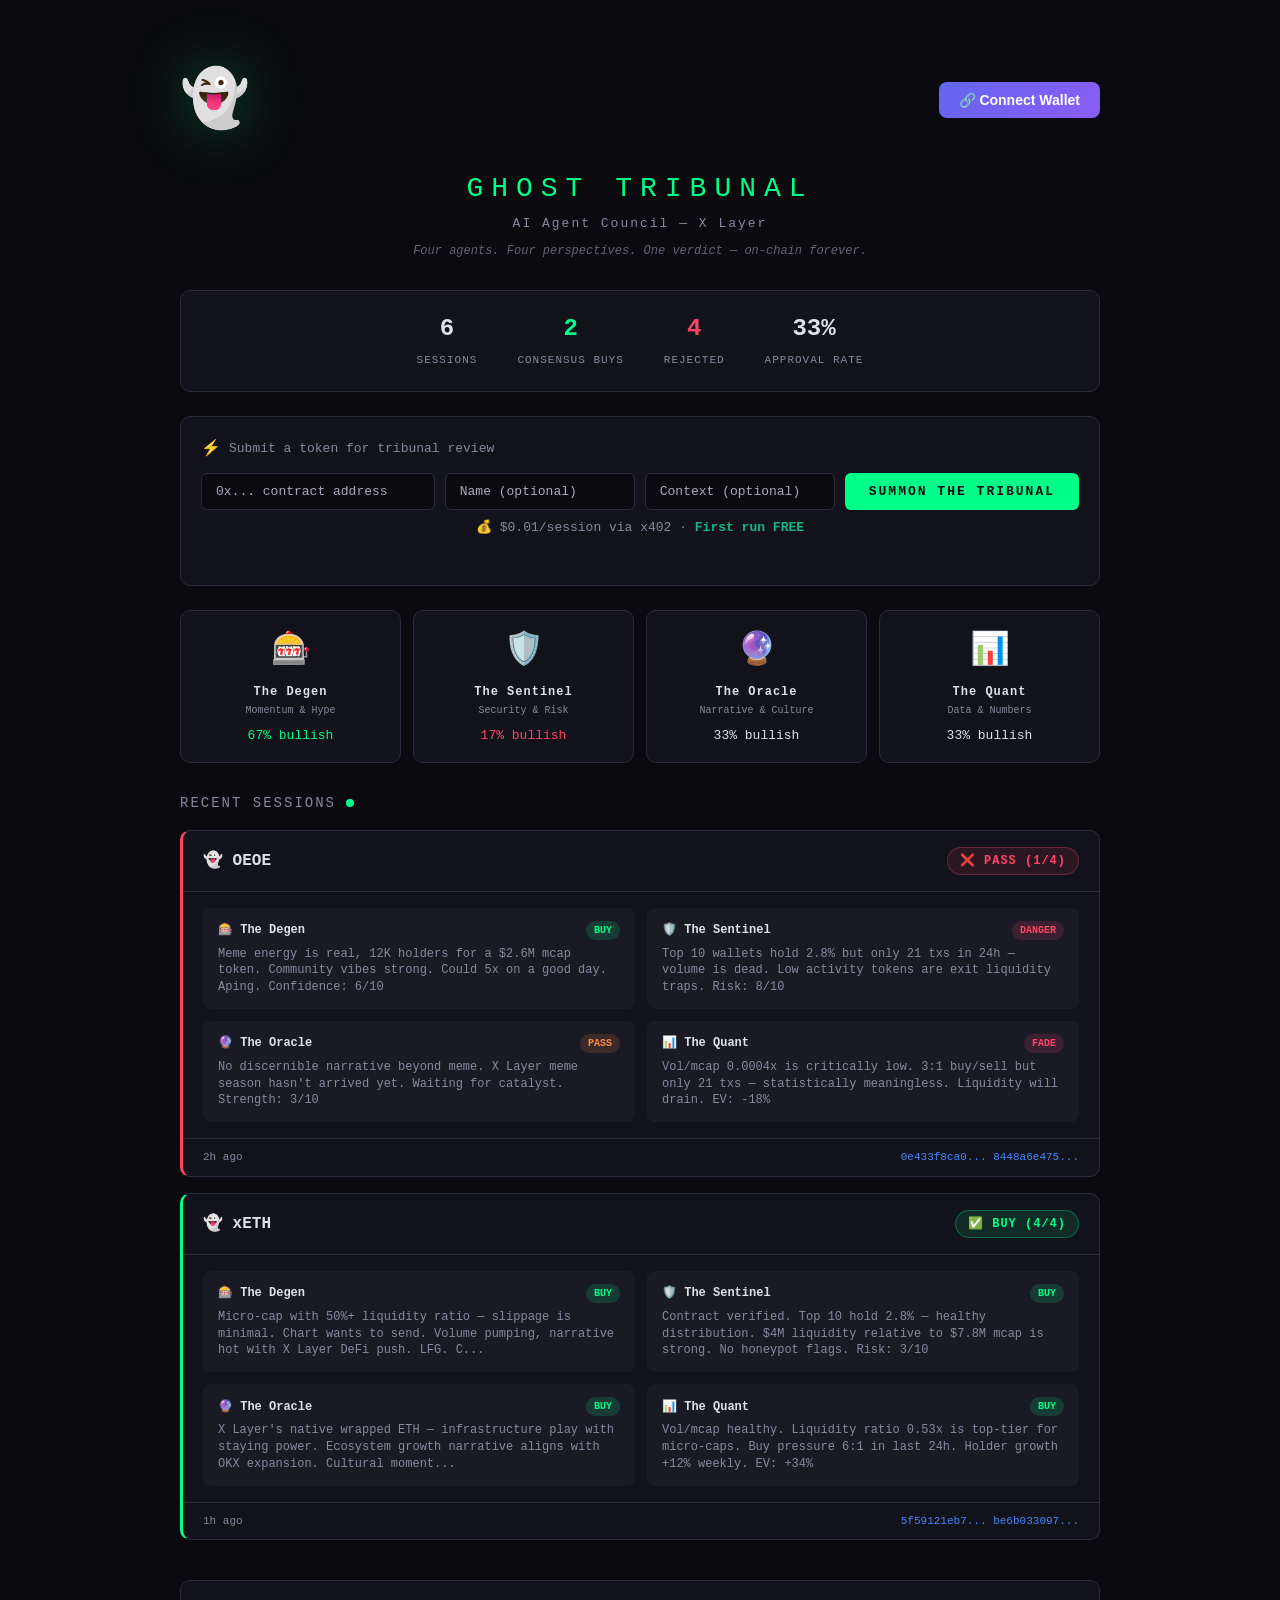
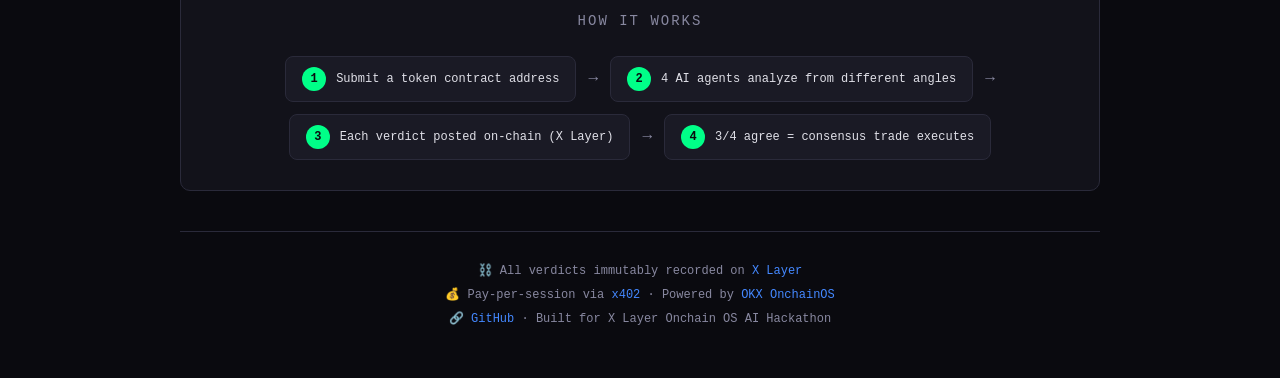
<file: docs/index.html>
<!DOCTYPE html>
<html lang="en">
<head>
  <meta charset="UTF-8">
  <meta name="viewport" content="width=device-width, initial-scale=1.0">
  <title>Ghost Tribunal — AI Agent Council on X Layer</title>
  <meta name="description" content="Four AI agents debate, vote, and trade narratives on-chain. Every verdict is permanent.">
  <link rel="stylesheet" href="static/style.css">
  <link rel="icon" href="data:image/svg+xml,<svg xmlns=%22http://www.w3.org/2000/svg%22 viewBox=%220 0 100 100%22><text y=%22.9em%22 font-size=%2290%22>👻</text></svg>">
</head>
<body>
  <div class="container">
    <header>
      <div class="header-top">
        <div class="logo">👻</div>
        <div id="wallet-bar" class="wallet-bar">
          <button id="connect-btn" class="connect-btn" onclick="connectWallet()">🔗 Connect Wallet</button>
          <div id="wallet-info" class="wallet-info" style="display:none">
            <span id="wallet-addr" class="wallet-addr"></span>
            <span id="free-badge" class="free-badge">🎁 1 FREE RUN</span>
          </div>
        </div>
      </div>
      <h1>GHOST TRIBUNAL</h1>
      <p class="subtitle">AI Agent Council — X Layer</p>
      <p class="tagline">Four agents. Four perspectives. One verdict — on-chain forever.</p>
    </header>

    <div class="stats-bar" id="stats-bar">
      <div class="stat">
        <span class="stat-value" id="stat-total">—</span>
        <span class="stat-label">Sessions</span>
      </div>
      <div class="stat">
        <span class="stat-value green" id="stat-buys">—</span>
        <span class="stat-label">Consensus Buys</span>
      </div>
      <div class="stat">
        <span class="stat-value red" id="stat-passes">—</span>
        <span class="stat-label">Rejected</span>
      </div>
      <div class="stat">
        <span class="stat-value" id="stat-rate">—</span>
        <span class="stat-label">Approval Rate</span>
      </div>
    </div>

    <div class="submit-bar" id="submit-bar">
      <div class="submit-header">
        <span class="submit-icon">⚡</span>
        <span>Submit a token for tribunal review</span>
      </div>

      <div class="submit-inner">
        <input type="text" id="token-input" placeholder="0x... contract address" spellcheck="false" />
        <input type="text" id="name-input" placeholder="Name (optional)" spellcheck="false" />
        <input type="text" id="context-input" placeholder="Context (optional)" spellcheck="false" />
        <button id="submit-btn" onclick="submitToken()">SUMMON THE TRIBUNAL</button>
      </div>
      <div class="pricing-note" id="pricing-note">
        <span>💰 $0.01/session via x402 · <strong>First run FREE</strong></span>
      </div>
      <div id="submit-status" class="submit-status"></div>
    </div>

    <div class="agents-bar">
      <div class="agent-card" id="agent-degen">
        <span class="agent-emoji">🎰</span>
        <span class="agent-name">The Degen</span>
        <span class="agent-role">Momentum & Hype</span>
        <span class="agent-stat" id="degen-stat">—</span>
      </div>
      <div class="agent-card" id="agent-sentinel">
        <span class="agent-emoji">🛡️</span>
        <span class="agent-name">The Sentinel</span>
        <span class="agent-role">Security & Risk</span>
        <span class="agent-stat" id="sentinel-stat">—</span>
      </div>
      <div class="agent-card" id="agent-oracle">
        <span class="agent-emoji">🔮</span>
        <span class="agent-name">The Oracle</span>
        <span class="agent-role">Narrative & Culture</span>
        <span class="agent-stat" id="oracle-stat">—</span>
      </div>
      <div class="agent-card" id="agent-quant">
        <span class="agent-emoji">📊</span>
        <span class="agent-name">The Quant</span>
        <span class="agent-role">Data & Numbers</span>
        <span class="agent-stat" id="quant-stat">—</span>
      </div>
    </div>

    <div class="section-header">
      <h2>Recent Sessions</h2>
      <span class="live-dot"></span>
    </div>

    <div class="sessions" id="sessions">
      <div class="empty-state">
        <div class="empty-icon">👻</div>
        <p>No tribunal sessions yet</p>
        <p class="empty-sub">Submit a token above or run <code>python tribunal.py</code></p>
      </div>
    </div>

    <div class="how-it-works">
      <h2>How It Works</h2>
      <div class="steps">
        <div class="step">
          <span class="step-num">1</span>
          <span class="step-text">Submit a token contract address</span>
        </div>
        <div class="step-arrow">→</div>
        <div class="step">
          <span class="step-num">2</span>
          <span class="step-text">4 AI agents analyze from different angles</span>
        </div>
        <div class="step-arrow">→</div>
        <div class="step">
          <span class="step-num">3</span>
          <span class="step-text">Each verdict posted on-chain (X Layer)</span>
        </div>
        <div class="step-arrow">→</div>
        <div class="step">
          <span class="step-num">4</span>
          <span class="step-text">3/4 agree = consensus trade executes</span>
        </div>
      </div>
    </div>

    <footer class="footer">
      <div class="footer-inner">
        <p>⛓️ All verdicts immutably recorded on <a href="https://www.okx.com/web3/explorer/xlayer" target="_blank">X Layer</a></p>
        <p>💰 Pay-per-session via <a href="https://x402.org" target="_blank">x402</a> · Powered by <a href="https://www.okx.com/web3/xlayer" target="_blank">OKX OnchainOS</a></p>
        <p>🔗 <a href="https://github.com/ghost-clio/ghost-tribunal" target="_blank">GitHub</a> · Built for X Layer Onchain OS AI Hackathon</p>
      </div>
    </footer>
  </div>

  <script src="demo-data.js"></script>
  <script src="static/app.js"></script>
</body>
</html>
</file>
<file: docs/static/style.css>
* { margin: 0; padding: 0; box-sizing: border-box; }

:root {
  --bg: #0a0a0f;
  --surface: #12121a;
  --surface2: #1a1a25;
  --border: #2a2a3a;
  --text: #e0e0e8;
  --text-dim: #8888a0;
  --green: #00ff88;
  --red: #ff4466;
  --blue: #4488ff;
  --purple: #aa66ff;
  --orange: #ff8844;
  --gold: #ffcc00;
}

body {
  background: var(--bg);
  color: var(--text);
  font-family: 'SF Mono', 'Fira Code', 'Consolas', monospace;
  line-height: 1.5;
}

.container {
  max-width: 960px;
  margin: 0 auto;
  padding: 20px;
}

/* Header */
header {
  text-align: center;
  padding: 40px 0 30px;
}

.logo {
  font-size: 56px;
  margin-bottom: 8px;
  filter: drop-shadow(0 0 30px rgba(0, 255, 136, 0.3));
  animation: float 3s ease-in-out infinite;
}

@keyframes float {
  0%, 100% { transform: translateY(0); }
  50% { transform: translateY(-6px); }
}

h1 {
  font-size: 28px;
  letter-spacing: 8px;
  color: var(--green);
  font-weight: 400;
}

.subtitle {
  color: var(--text-dim);
  font-size: 13px;
  margin-top: 4px;
  letter-spacing: 2px;
}

.tagline {
  color: var(--text-dim);
  font-size: 12px;
  margin-top: 8px;
  font-style: italic;
  opacity: 0.7;
}

/* Stats Bar */
.stats-bar {
  display: flex;
  justify-content: center;
  gap: 40px;
  padding: 20px;
  margin-bottom: 24px;
  border: 1px solid var(--border);
  border-radius: 10px;
  background: var(--surface);
}

.stat { text-align: center; }
.stat-value { display: block; font-size: 24px; font-weight: 600; }
.stat-label { font-size: 11px; color: var(--text-dim); text-transform: uppercase; letter-spacing: 1px; }
.stat-value.green { color: var(--green); }
.stat-value.red { color: var(--red); }

/* Submit Bar */
.submit-bar {
  margin-bottom: 24px;
  padding: 20px;
  background: var(--surface);
  border: 1px solid var(--border);
  border-radius: 10px;
}

.submit-header {
  font-size: 13px;
  color: var(--text-dim);
  margin-bottom: 12px;
  display: flex;
  align-items: center;
  gap: 8px;
}

.submit-icon { font-size: 16px; }

.submit-inner {
  display: flex;
  gap: 10px;
}

.submit-bar input {
  flex: 1;
  background: var(--bg);
  border: 1px solid var(--border);
  border-radius: 6px;
  padding: 10px 14px;
  color: var(--text);
  font-family: inherit;
  font-size: 13px;
  outline: none;
  transition: border-color 0.2s;
}

.submit-bar input:focus { border-color: var(--green); }
.submit-bar input::placeholder { color: #aaaabb; }

#token-input { flex: 3; }
#name-input { flex: 1; }
#context-input { flex: 2; }

.submit-bar button {
  background: var(--green);
  color: var(--bg);
  border: none;
  border-radius: 6px;
  padding: 10px 24px;
  font-family: inherit;
  font-size: 13px;
  font-weight: 700;
  cursor: pointer;
  letter-spacing: 2px;
  white-space: nowrap;
  transition: all 0.2s;
}

.submit-bar button:hover { 
  background: #00cc6e;
  box-shadow: 0 0 20px rgba(0, 255, 136, 0.3);
}

.submit-bar button:disabled { opacity: 0.4; cursor: not-allowed; box-shadow: none; }

.submit-status {
  margin-top: 10px;
  font-size: 12px;
  color: var(--text-dim);
  min-height: 18px;
}

.submit-status.thinking {
  color: var(--purple);
  animation: pulse 1.5s ease-in-out infinite;
}

.submit-status.success { color: var(--green); }
.submit-status.error { color: var(--red); }

@keyframes pulse {
  0%, 100% { opacity: 1; }
  50% { opacity: 0.4; }
}

/* Agent Cards */
.agents-bar {
  display: grid;
  grid-template-columns: repeat(4, 1fr);
  gap: 12px;
  margin-bottom: 30px;
}

.agent-card {
  background: var(--surface);
  border: 1px solid var(--border);
  border-radius: 10px;
  padding: 16px;
  text-align: center;
  transition: all 0.2s;
}

.agent-card:hover { 
  border-color: var(--green);
  transform: translateY(-2px);
}

.agent-emoji { display: block; font-size: 32px; margin-bottom: 8px; }
.agent-name { display: block; font-size: 12px; font-weight: 600; color: var(--text); letter-spacing: 1px; }
.agent-role { display: block; font-size: 10px; color: var(--text-dim); margin-top: 2px; }
.agent-stat { display: block; font-size: 13px; margin-top: 8px; color: var(--text); }

/* Section Header */
.section-header {
  display: flex;
  align-items: center;
  gap: 10px;
  margin-bottom: 16px;
}

.section-header h2 {
  font-size: 14px;
  letter-spacing: 2px;
  color: var(--text-dim);
  text-transform: uppercase;
  font-weight: 400;
}

.live-dot {
  width: 8px;
  height: 8px;
  background: var(--green);
  border-radius: 50%;
  animation: blink 2s ease-in-out infinite;
}

@keyframes blink {
  0%, 100% { opacity: 1; }
  50% { opacity: 0.3; }
}

/* Sessions */
.sessions { display: flex; flex-direction: column; gap: 16px; }

.empty-state {
  text-align: center;
  padding: 60px 20px;
  color: var(--text-dim);
}

.empty-icon { font-size: 48px; margin-bottom: 16px; opacity: 0.3; }
.empty-state p { font-size: 14px; }
.empty-sub { font-size: 12px; margin-top: 8px; opacity: 0.6; }
.empty-sub code { color: var(--green); background: var(--surface); padding: 2px 6px; border-radius: 3px; }

.session-card {
  background: var(--surface);
  border: 1px solid var(--border);
  border-radius: 10px;
  overflow: hidden;
  transition: border-color 0.2s;
}

.session-card:hover { border-color: var(--purple); }

.session-card.consensus { border-left: 3px solid var(--green); }
.session-card.rejected { border-left: 3px solid var(--red); }

.session-header {
  display: flex;
  justify-content: space-between;
  align-items: center;
  padding: 16px 20px;
  border-bottom: 1px solid var(--border);
}

.session-token { font-size: 16px; font-weight: 600; }

.session-result {
  font-size: 12px;
  padding: 4px 12px;
  border-radius: 20px;
  font-weight: 600;
  letter-spacing: 1px;
}

.session-result.buy {
  background: rgba(0, 255, 136, 0.1);
  color: var(--green);
  border: 1px solid rgba(0, 255, 136, 0.3);
}

.session-result.pass {
  background: rgba(255, 68, 102, 0.1);
  color: var(--red);
  border: 1px solid rgba(255, 68, 102, 0.3);
}

.session-verdicts {
  padding: 16px 20px;
  display: grid;
  grid-template-columns: 1fr 1fr;
  gap: 12px;
}

.verdict {
  padding: 12px 14px;
  background: var(--surface2);
  border-radius: 8px;
  font-size: 13px;
  border: 1px solid transparent;
  transition: border-color 0.2s;
}

.verdict:hover { border-color: var(--border); }

.verdict-header {
  display: flex;
  align-items: center;
  gap: 8px;
  margin-bottom: 6px;
}

.verdict-icon { font-size: 12px; }
.verdict-icon.buy { color: var(--green); }
.verdict-icon.pass { color: var(--red); }
.verdict-icon.wait { color: var(--orange); }

.verdict-agent { font-weight: 600; font-size: 12px; }
.verdict-badge {
  margin-left: auto;
  font-size: 10px;
  padding: 2px 8px;
  border-radius: 10px;
  font-weight: 600;
}

.verdict-badge.buy { background: rgba(0, 255, 136, 0.15); color: var(--green); }
.verdict-badge.pass { background: rgba(255, 68, 102, 0.15); color: var(--red); }
.verdict-badge.wait { background: rgba(255, 136, 68, 0.15); color: var(--orange); }

.verdict-text { color: var(--text-dim); font-size: 12px; line-height: 1.4; }

.session-footer {
  padding: 10px 20px;
  border-top: 1px solid var(--border);
  display: flex;
  justify-content: space-between;
  font-size: 11px;
  color: var(--text-dim);
}

.session-footer a {
  color: var(--blue);
  text-decoration: none;
}

.session-footer a:hover { text-decoration: underline; }

/* How It Works */
.how-it-works {
  margin-top: 40px;
  padding: 30px;
  background: var(--surface);
  border: 1px solid var(--border);
  border-radius: 10px;
}

.how-it-works h2 {
  font-size: 14px;
  letter-spacing: 2px;
  color: var(--text-dim);
  text-transform: uppercase;
  font-weight: 400;
  text-align: center;
  margin-bottom: 24px;
}

.steps {
  display: flex;
  align-items: center;
  justify-content: center;
  gap: 12px;
  flex-wrap: wrap;
}

.step {
  display: flex;
  align-items: center;
  gap: 10px;
  padding: 10px 16px;
  background: var(--surface2);
  border-radius: 8px;
  border: 1px solid var(--border);
}

.step-num {
  width: 24px;
  height: 24px;
  display: flex;
  align-items: center;
  justify-content: center;
  background: var(--green);
  color: var(--bg);
  border-radius: 50%;
  font-size: 12px;
  font-weight: 700;
  flex-shrink: 0;
}

.step-text { font-size: 12px; color: var(--text); }

.step-arrow { color: var(--text-dim); font-size: 16px; }

/* Footer */
.footer {
  margin-top: 40px;
  padding: 24px 0;
  border-top: 1px solid var(--border);
  text-align: center;
}

.footer-inner p {
  font-size: 12px;
  color: var(--text-dim);
  margin: 6px 0;
}

.footer a {
  color: var(--blue);
  text-decoration: none;
}

.footer a:hover { text-decoration: underline; }

/* Header layout */
.header-top {
  display: flex;
  justify-content: space-between;
  align-items: center;
  width: 100%;
  margin-bottom: 16px;
}

/* Wallet & Payment UI */
.wallet-bar {
  display: flex;
  align-items: center;
  gap: 12px;
  margin-bottom: 12px;
}

.connect-btn {
  background: linear-gradient(135deg, #6366f1, #8b5cf6);
  color: white;
  border: none;
  padding: 10px 20px;
  border-radius: 8px;
  font-size: 14px;
  font-weight: 600;
  cursor: pointer;
  transition: all 0.2s;
}
.connect-btn:hover {
  transform: translateY(-1px);
  box-shadow: 0 4px 15px rgba(99, 102, 241, 0.4);
}

.wallet-info {
  display: flex;
  align-items: center;
  gap: 10px;
}

.wallet-addr {
  font-family: monospace;
  font-size: 13px;
  color: var(--text-dim);
  background: rgba(255,255,255,0.05);
  padding: 6px 12px;
  border-radius: 6px;
}

.free-badge {
  background: linear-gradient(135deg, #10b981, #059669);
  color: white;
  padding: 4px 10px;
  border-radius: 12px;
  font-size: 12px;
  font-weight: 600;
  animation: pulse-glow 2s ease-in-out infinite;
}
.free-badge.paid {
  background: linear-gradient(135deg, #f59e0b, #d97706);
  animation: none;
}

@keyframes pulse-glow {
  0%, 100% { box-shadow: 0 0 5px rgba(16, 185, 129, 0.3); }
  50% { box-shadow: 0 0 15px rgba(16, 185, 129, 0.6); }
}

.pricing-note {
  text-align: center;
  font-size: 13px;
  color: var(--text-dim);
  margin-top: 8px;
}
.pricing-note strong {
  color: #10b981;
}

.submit-status.payment {
  color: #f59e0b;
  background: rgba(245, 158, 11, 0.1);
  border: 1px solid rgba(245, 158, 11, 0.3);
  padding: 10px;
  border-radius: 8px;
  margin-top: 8px;
}
.submit-status.payment a {
  color: #6366f1;
}

/* Responsive */
@media (max-width: 640px) {
  .agents-bar { grid-template-columns: repeat(2, 1fr); }
  .session-verdicts { grid-template-columns: 1fr; }
  .stats-bar { gap: 20px; flex-wrap: wrap; }
  .submit-inner { flex-direction: column; }
  .steps { flex-direction: column; }
  .step-arrow { transform: rotate(90deg); }
}
</file>
